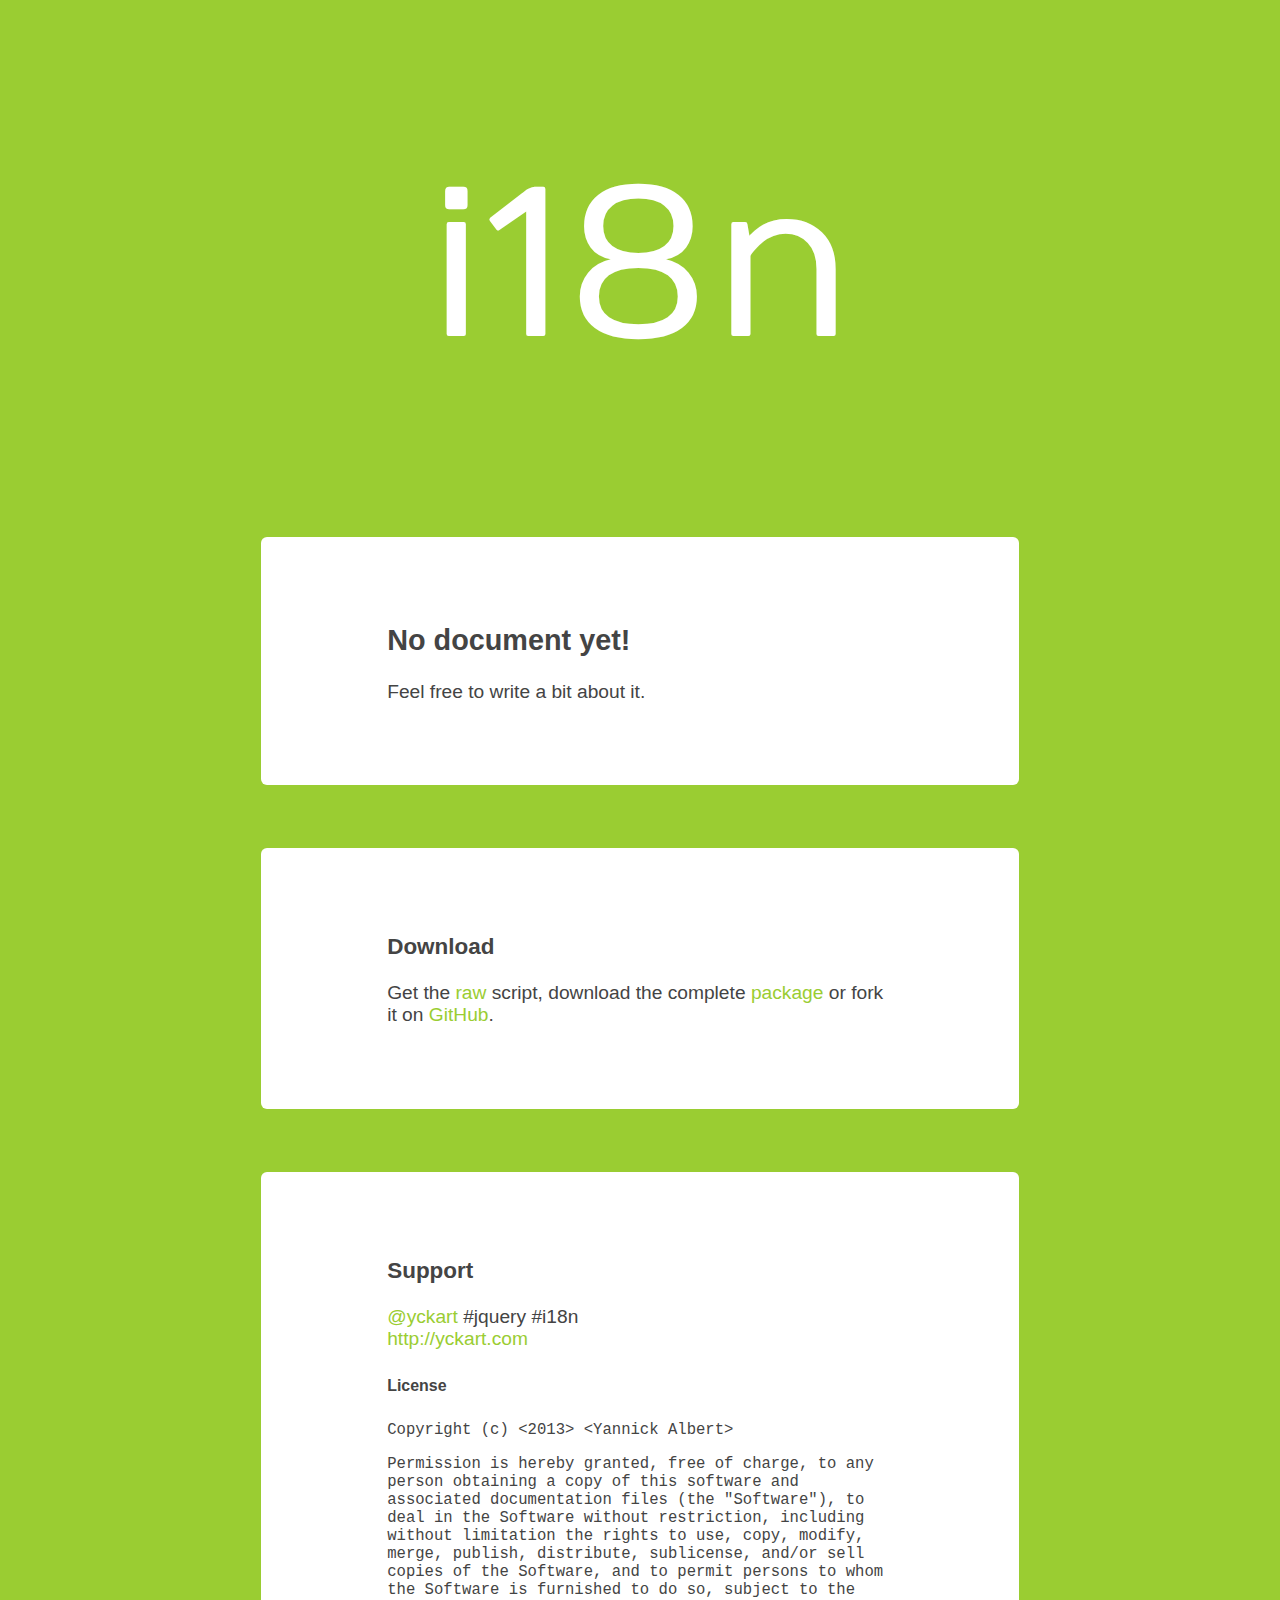
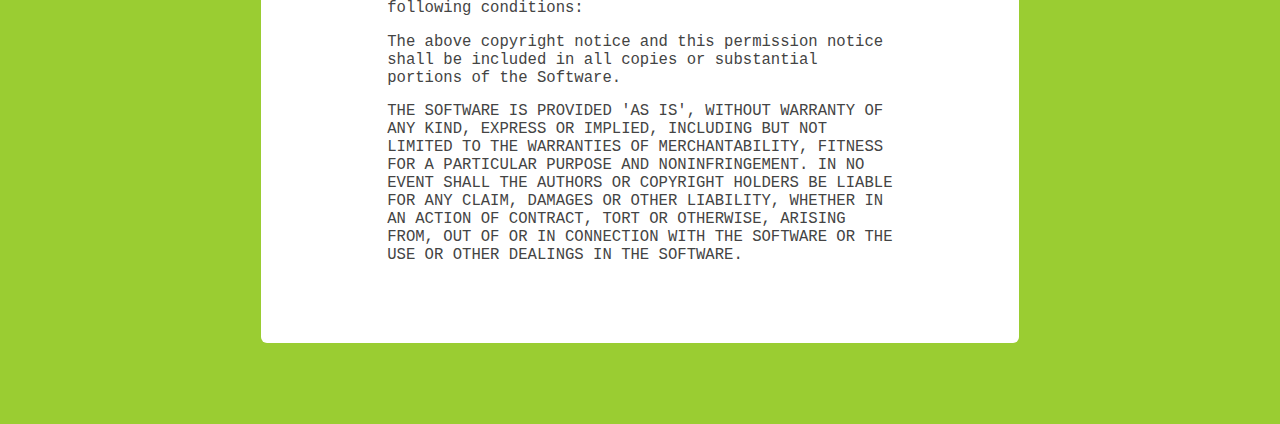
<file: jquery.i18n.js/index.html>
<!doctype html>
<html>
    <head>
        <meta charset='utf-8'>
        <meta name='viewport' content='width=device-width'>
        <meta http-equiv='X-UA-Compatible' content='chrome=1'>

        <link rel='stylesheet' type='text/css' href='http://fonts.googleapis.com/css?family=Numans'>
        <link rel='stylesheet' type='text/css' href='style.css'>

        <title>jquery.i18n.js | Makes internationalization simpler as it is</title>
    </head>

    <body>
        <h1 class='logo'>i18n</h1>

        <div>
            <h2>No document yet!</h2>
            <p>Feel free to write a bit about it.</p>
        </div>


        <div>
            <h3>Download</h3>
            <p>
                Get the <a href='https://raw.github.com/yckart/jquery.i18n.js/master/jquery.i18n.js'>raw</a> script, download the complete <a href='https://github.com/yckart/jquery.i18n.js/zipball/master'>package</a> or fork it on <a href='https://github.com/yckart/jquery.i18n.js'>GitHub</a>.
            </p>
        </div>

        <div>
            <h3>Support</h3>
            <p>
                <a href='http://twitter.com/yckart'>@yckart</a> #jquery #i18n<br>
                <a href='http://yckart.com/'>http://yckart.com</a>
            </p>


            <h5>License</h5>
            <tt>
                <p>Copyright (c) &lt;2013&gt; &lt;Yannick Albert&gt;</p>

                <p>Permission is hereby granted, free of charge, to any person obtaining a copy
                of this software and associated documentation files (the "Software"), to deal
                in the Software without restriction, including without limitation the rights
                to use, copy, modify, merge, publish, distribute, sublicense, and/or sell
                copies of the Software, and to permit persons to whom the Software is
                furnished to do so, subject to the following conditions:</p>

                <p>The above copyright notice and this permission notice shall be included in
                all copies or substantial portions of the Software.</p>

                <p>THE SOFTWARE IS PROVIDED 'AS IS', WITHOUT WARRANTY OF ANY KIND, EXPRESS OR
                IMPLIED, INCLUDING BUT NOT LIMITED TO THE WARRANTIES OF MERCHANTABILITY,
                FITNESS FOR A PARTICULAR PURPOSE AND NONINFRINGEMENT.  IN NO EVENT SHALL THE
                AUTHORS OR COPYRIGHT HOLDERS BE LIABLE FOR ANY CLAIM, DAMAGES OR OTHER
                LIABILITY, WHETHER IN AN ACTION OF CONTRACT, TORT OR OTHERWISE, ARISING FROM,
                OUT OF OR IN CONNECTION WITH THE SOFTWARE OR THE USE OR OTHER DEALINGS IN
                THE SOFTWARE.</p>
            </tt>
        </div>

        <script src='http://code.jquery.com/jquery-1.9.1.min.js'></script>
        <script src='jquery.i18n.js'></script>
        <script>

            $(window).on('resize', function(){
                $('.logo').css({
                    fontSize: Math.max(Math.min($(window).outerWidth() / (1 * 6), parseFloat(Number.POSITIVE_INFINITY)), parseFloat(Number.NEGATIVE_INFINITY))
                });
            }).resize();
        </script>
    </body>
</html>
</file>
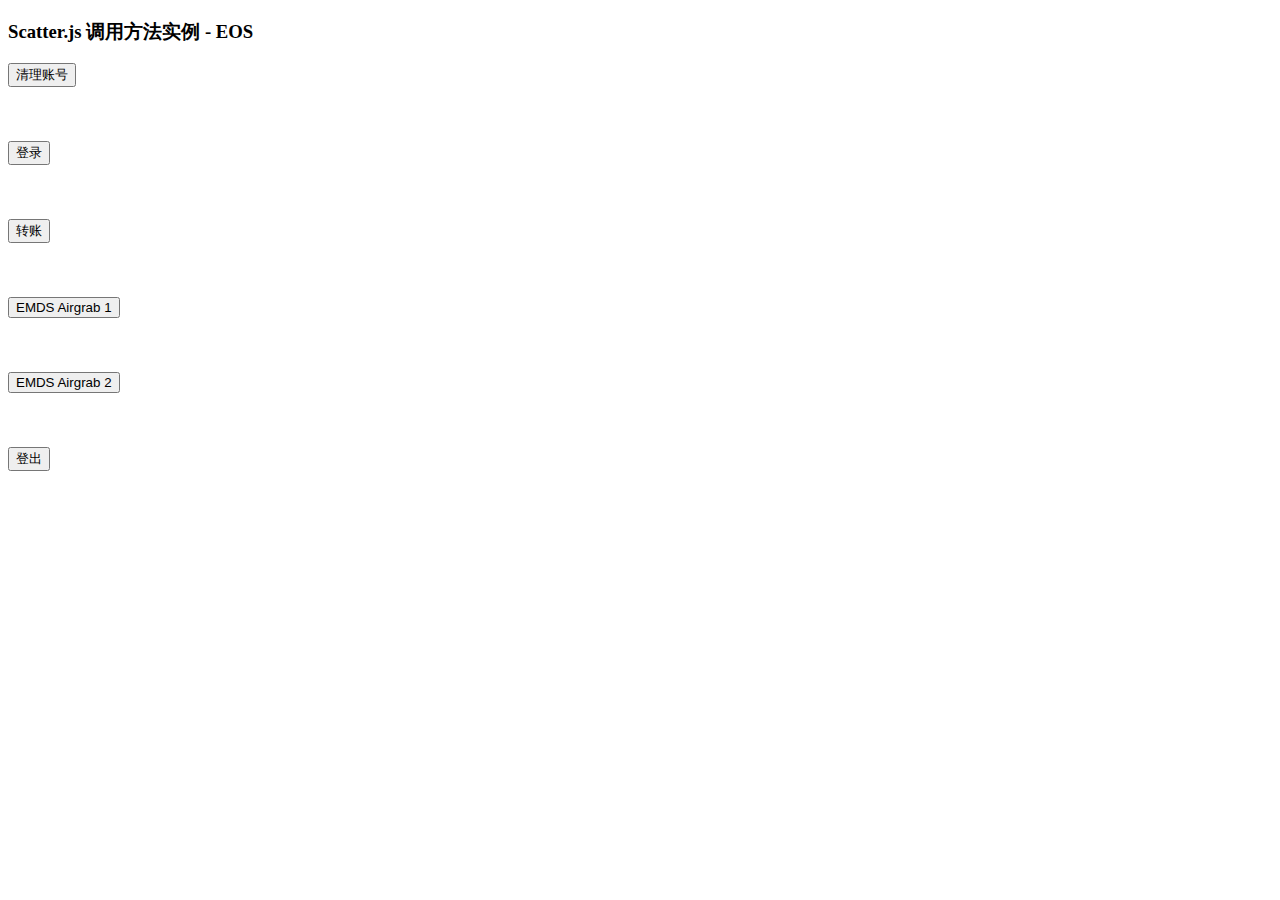
<file: test.html>
<!DOCTYPE html>
<html lang="en">
<head>
    <!-- Required meta tags -->
    <meta charset="utf-8">
    <meta name="viewport" content="width=device-width, initial-scale=1, shrink-to-fit=no">

    <!-- Bootstrap CSS -->
    <!--    <link rel="stylesheet" href="https://cdn.bootcss.com/bootstrap/4.0.0-alpha.6/css/bootstrap.min.css" integrity="sha384-rwoIResjU2yc3z8GV/NPeZWAv56rSmLldC3R/AZzGRnGxQQKnKkoFVhFQhNUwEyJ" crossorigin="anonymous">-->
    <!-- jQuery first, then Popper.js, then Bootstrap JS. -->
<!--    <script src="https://cdn.bootcss.com/jquery/3.2.1/jquery.slim.min.js" integrity="sha384-KJ3o2DKtIkvYIK3UENzmM7KCkRr/rE9/Qpg6aAZGJwFDMVNA/GpGFF93hXpG5KkN" crossorigin="anonymous"></script>-->
    <!--    <script src="https://cdn.bootcss.com/popper.js/1.9.3/umd/popper.min.js" integrity="sha384-knhBOwpf8/28D6ygAjJeb0STNDZqfPbKaWQ8wIz/xgSc0xXwKsKhNype8fmfMka2" crossorigin="anonymous"></script>-->
    <!--    <script src="https://cdn.bootcss.com/bootstrap/4.0.0-alpha.6/js/bootstrap.min.js" integrity="sha384-vBWWzlZJ8ea9aCX4pEW3rVHjgjt7zpkNpZk+02D9phzyeVkE+jo0ieGizqPLForn" crossorigin="anonymous"></script>-->
    <script src="script/jquery.1.11.3.js"></script>

    <!-- Scatter JS. -->
    <script src="js/scatter.min.js"></script>
    <script src="js/eos.min.js"></script>
    <script src='script/eosjs-jsonrpc.js'></script>
    <!--	<script src='script/eosjs-jssig.js'></script>-->
    <script src='layer/layer.js'></script>
    <script type="text/javascript" src="./static/vue.min.js"></script>
    <script type="text/javascript" src="./static/echarts.min.js"></script>
<!--    <script type="text/javascript" src="./static/eos.js"></script>-->
    <script>

        // mainnet
        var chainId = 'e70aaab8997e1dfce58fbfac80cbbb8fecec7b99cf982a9444273cbc64c41473';
        var endpoint = 'https://nodes.get-scatter.com';

        // kylin
        // var chainId = '5fff1dae8dc8e2fc4d5b23b2c7665c97f9e9d8edf2b6485a86ba311c25639191';
        // var endpoint = 'https://api-kylin.eosasia.one';

        var eos = Eos({
            keyProvider: '',
            httpEndpoint: endpoint,
            chainId: chainId,
        });

        var network = null;
        var identity = null;
        var currentAccount = null;

        function checkoutNetworks() {
            var httpEndpoint = endpoint.split('://');
            var host = httpEndpoint[1].split(':');

            network = {
                blockchain: 'eos',
                host: host[0],
                port: host.length > 1 ? host[0] : (httpEndpoint[0].toLowerCase() == 'https' ? 443 : 80),
                chainId: chainId,
                protocol: httpEndpoint[0],
                httpEndpoint : endpoint,
            };

            console.log(`网络参数：${JSON.stringify(network)}`);
        }

        function hasScatter() {
            return scatter !== undefined;
        }

        function getAccountName() {
            return identity == null || identity.accounts == null || identity.accounts[0].name;
        }

        function checkAccount() {
            console.log('xskls',getAccountName());
            try {
                eos.getAccount({ account_name: getAccountName() }).then(res => {
                    var cb = res.core_liquid_balance;
                    balance = res.length == 0 ? 0 : new Number(cb.split(' ')[0]).valueOf();
                    console.log(getAccountName()+', '+cb);

                    var cl = res.cpu_limit;
                    cpuAvailable = new Number((cl.available * 100 / cl.max)).toFixed(2) + '%';
                    console.log(cpuAvailable);
                    hasCPU = cl.available > 0 && ((cl.available / cl.max) >= 0.1);

                    ramAvailable = new Number((res.ram_usage * 100 / res.ram_quota)).toFixed(2) + '%';
                    console.log(ramAvailable);

                    // setTimeout(checkAccount, 1000);
                }).catch(err => {
                    console.log(`检查账号出错：${JSON.stringify(err)}`);
                    // setTimeout(checkAccount, 1000);
                });
            } catch (error) {
                console.log(`检查账号出错：${JSON.stringify(error)}`);
                // setTimeout(checkAccount, 1000);
            }
        }

        function open(successCallback, errorCallbak) {
            // console.log(';2222');

            let that = this;
            if (!hasScatter()) {
                errorCallbak("scatter required");
                return;
            }
            checkoutNetworks();
            scatter.suggestNetwork(network).then(() => {
                const requirements = { accounts: [network] };
                scatter.getIdentity(requirements).then(
                    function (i) {
                        if (!i) {
                            return errorCallbak(null);
                        }
                        identity = i;
                        currentAccount = identity.accounts[0];
                        console.log(identity.accounts[0].name);
                        // eos = scatter.eos(network, Eos, { expireInSeconds: 60 }, "https");
                        successCallback();
                    }
                ).catch(error => {
                    errorCallbak(error);
                });
            }).catch(error => {
                errorCallbak(error);
            });
        }

        function login() {
            if (!hasScatter()) {
                alert('scatter required');
                return;
            }
            scatter.connect('SAMPLE').then(connected => {
                console.log('connected',connected);
                open(function () {
                    alert(`登陆成功：${JSON.stringify(identity)}`);
                    console.log(`登陆成功：${JSON.stringify(identity)}`);
                    // checkAccount();
                }, function (error) {
                    console.log(`登陆出错：${JSON.stringify(error)}，请关闭重新打开或者刷新本页面`);
                });
            });
        }

        function logout() {
            if (identity) {
                identity = null;
                if (hasScatter()) {
                    scatter.forgetIdentity().then(() => {
                        console.log('logout success');
                    });
                }
            }
        }

        // 清理之前已登录的 identity
        function cleanscatter() {
            if (hasScatter()) {
                scatter.connect('SAMPLE').then(connected => {
                    scatter.forgetIdentity().then(() => {
                        console.log('logout success');
                    });
                });
            }
        }

        // 转账
        function transfer(){
            if (currentAccount == null) {
                alert('请先登录');
            }

            var eos = scatter.eos(network, Eos);

            eos.transaction({
                actions: [
                    {
                        account: 'eosio.token',
                        name:    'transfer',
                        authorization: [{
                            actor:      currentAccount.name,
                            permission: currentAccount.authority
                        }],
                        data: {
                            from: currentAccount.name,
                            to: 'playerworld5',
                            quantity: '0.0001 EOS',
                            memo: 'scatter 转账测试'
                        }
                    }
                ]
            }).then(result => {
                alert('success!');
            }).catch(error => {
                alert('error:'+JSON.stringify(error));
            });

        }

        // airgrab way1 - eos.transaction - 推荐方式
        function airgrab(){
            if (currentAccount == null) {
                alert('请先登录');
            }

            var eos = scatter.eos(network, Eos);

            eos.transaction({
                actions: [
                    {
                        account: 'medisharesbp',
                        name:    'signup',
                        authorization: [{
                            actor:      currentAccount.name,
                            permission: currentAccount.authority
                        }],
                        data: {
                            owner:    currentAccount.name,
                            quantity: '0.0000 EMDS'
                        }
                    }
                ]
            }).then(result => {
                alert('success!');
            }).catch(error => {
                alert('error:'+JSON.stringify(error));
            });
        }

        // airgrab way2 - eos.contract
        function airgrab2(){
            if (currentAccount == null) {
                alert('请先登录');
            }

            var eos = scatter.eos(network, Eos);

            eos.contract("medisharesbp").then(contr => {
                contr.signup(currentAccount.name, '0.0000 EMDS', {
                    authorization: [currentAccount.name]
                }).then(result => {
                    console.log(result);
                });
            });
        }

    </script>
</head>
<body>
<div class="container bs-docs-container">
    <h3>Scatter.js 调用方法实例 - EOS</h3>
    <div class="row">
        <div class="col-md-12"><button type="button" class="btn btn-primary btn-lg btn-block" onclick="cleanscatter()">清理账号</button></div>
        <br><br><br>
        <div class="col-md-12"><button type="button" class="btn btn-success btn-lg btn-block" onclick="login()">登录</button></div>
        <br><br><br>
        <div class="col-md-12"><button type="button" class="btn btn-warning btn-lg btn-block" onclick="transfer()">转账</button></div>
        <br><br><br>
        <div class="col-md-12"><button type="button" class="btn btn-danger btn-lg btn-block" onclick="airgrab()">EMDS Airgrab 1</button></div>
        <br><br><br>
        <div class="col-md-12"><button type="button" class="btn btn-info btn-lg btn-block" onclick="airgrab2()">EMDS Airgrab 2</button></div>
        <br><br><br>
        <div class="col-md-12"><button type="button" class="btn btn-danger btn-lg btn-block" onclick="logout()">登出</button></div>
    </div>
</div>
</body>
</html>
</file>
<file: jquery.i18n.js/style.css>
body {
    color: #444;
    font: 120% sans-serif;
    background: yellowgreen
}

a{color:yellowgreen; text-decoration: none}
a:hover {text-decoration: underline;}

.logo {
    color: #fff;
    font: 400 200px 'Numans', sans-serif;
    text-align: center;
}

div {
    margin:5% 20%;
    padding:5% 10%;
    background:#fff;
    border-radius:6px
}

span {
    padding: 3px 6px;
    color: #fff;
    background: yellowgreen;
    border-radius: 6px
}

pre { 
    width: 100%;
    overflow: auto;
    color: #666;
}
</file>
